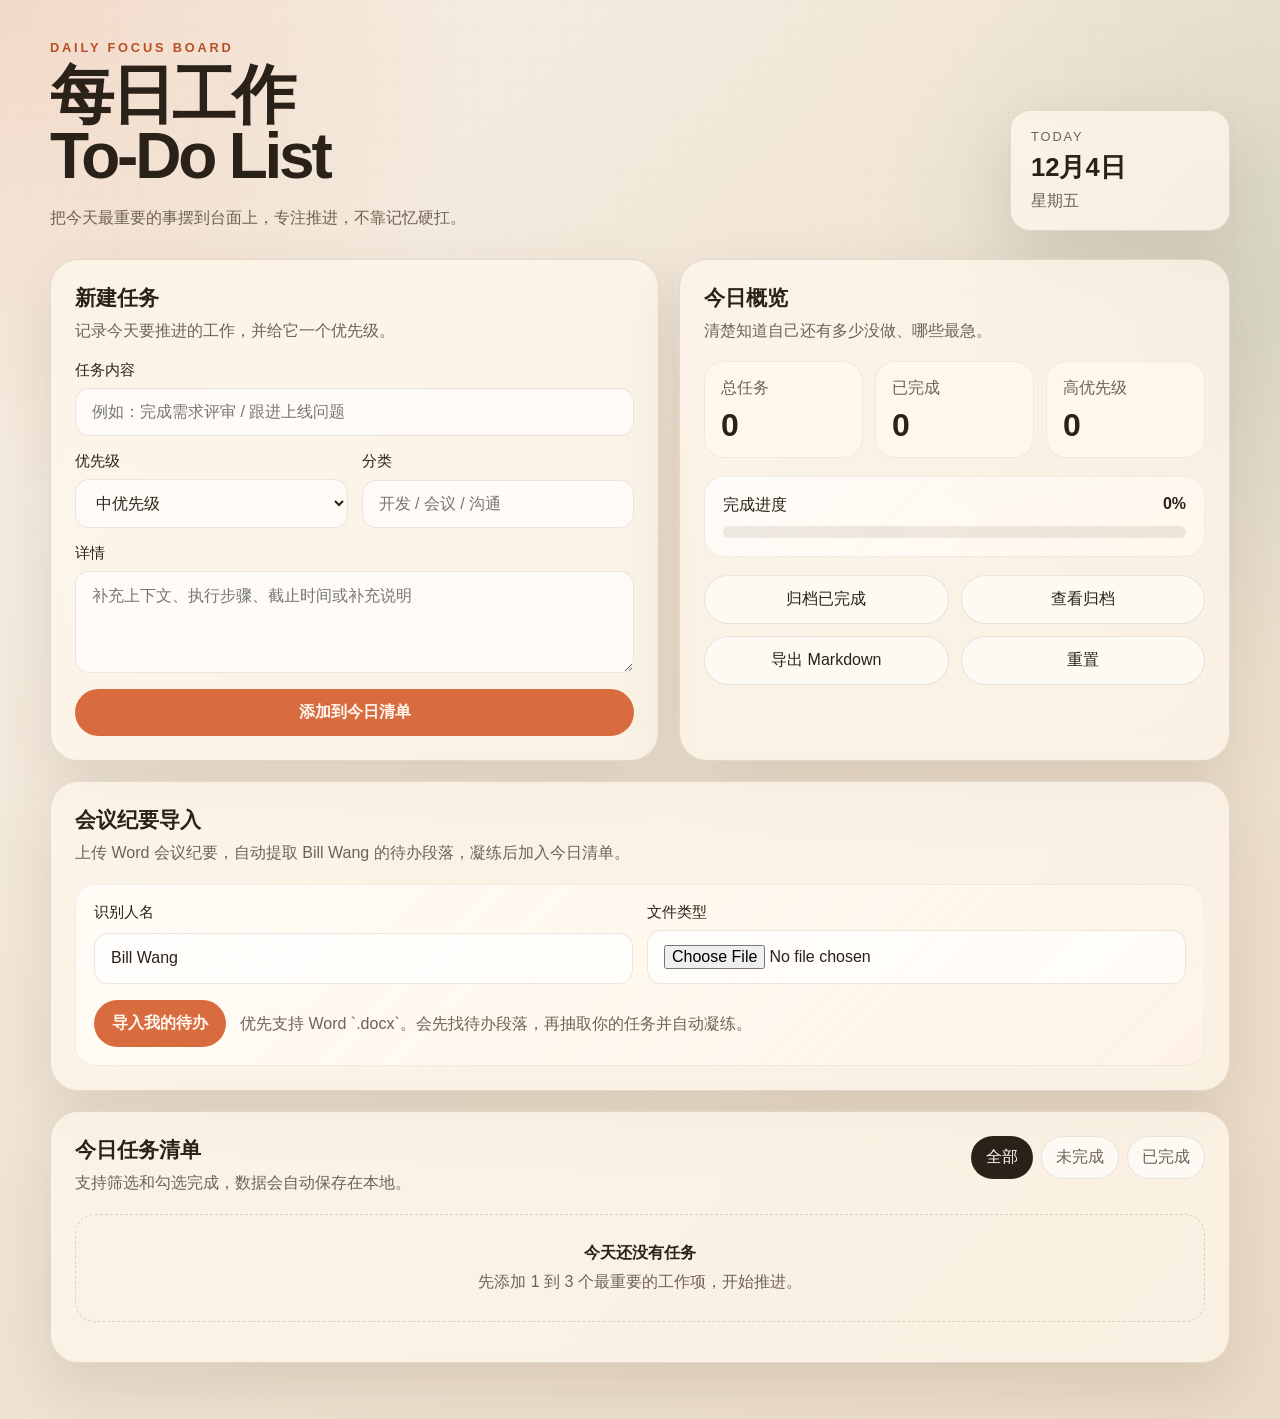
<file: index.html>
<!DOCTYPE html>
<html lang="zh-CN">
  <head>
    <meta charset="UTF-8" />
    <meta name="viewport" content="width=device-width, initial-scale=1.0" />
    <title>Daily Work Todo</title>
    <link rel="stylesheet" href="./styles.css" />
  </head>
  <body>
    <div class="app-shell">
      <header class="hero">
        <div class="hero__content">
          <p class="eyebrow">DAILY FOCUS BOARD</p>
          <h1>每日工作 To-Do List</h1>
          <p class="hero__text">
            把今天最重要的事摆到台面上，专注推进，不靠记忆硬扛。
          </p>
        </div>
        <div class="hero__meta">
          <div class="date-card">
            <span class="date-card__label">Today</span>
            <strong id="todayLabel"></strong>
            <span id="weekdayLabel"></span>
          </div>
        </div>
      </header>

      <main class="dashboard">
        <section class="panel panel--form">
          <div class="panel__header">
            <h2>新建任务</h2>
            <p>记录今天要推进的工作，并给它一个优先级。</p>
          </div>

          <form id="todoForm" class="todo-form">
            <label class="field">
              <span>任务内容</span>
              <input
                id="taskInput"
                name="task"
                type="text"
                maxlength="120"
                placeholder="例如：完成需求评审 / 跟进上线问题"
                required
              />
            </label>

            <div class="form-grid">
              <label class="field">
                <span>优先级</span>
                <select id="priorityInput" name="priority">
                  <option value="high">高优先级</option>
                  <option value="medium" selected>中优先级</option>
                  <option value="low">低优先级</option>
                </select>
              </label>

              <label class="field">
                <span>分类</span>
                <input
                  id="categoryInput"
                  name="category"
                  type="text"
                  maxlength="30"
                  placeholder="开发 / 会议 / 沟通"
                />
              </label>
            </div>

            <label class="field">
              <span>详情</span>
              <textarea
                id="noteInput"
                name="note"
                rows="4"
                maxlength="500"
                placeholder="补充上下文、执行步骤、截止时间或补充说明"
              ></textarea>
            </label>

            <button type="submit" class="button button--primary">添加到今日清单</button>
          </form>
        </section>

        <section class="panel panel--overview">
          <div class="panel__header">
            <h2>今日概览</h2>
            <p>清楚知道自己还有多少没做、哪些最急。</p>
          </div>

          <div class="stats">
            <article class="stat-card">
              <span>总任务</span>
              <strong id="totalCount">0</strong>
            </article>
            <article class="stat-card">
              <span>已完成</span>
              <strong id="doneCount">0</strong>
            </article>
            <article class="stat-card">
              <span>高优先级</span>
              <strong id="highCount">0</strong>
            </article>
          </div>

          <div class="progress-block">
            <div class="progress-block__top">
              <span>完成进度</span>
              <strong id="progressText">0%</strong>
            </div>
            <div class="progress-bar" aria-hidden="true">
              <div id="progressFill" class="progress-bar__fill"></div>
            </div>
          </div>

          <div class="quick-actions">
            <div class="tooltip-wrap">
              <button
                id="clearDoneButton"
                class="button button--ghost quick-actions__button"
                type="button"
                aria-describedby="archiveHint"
              >
                归档已完成
              </button>
              <div id="archiveHint" class="tooltip-bubble" role="tooltip">
                已完成任务会保存在当前浏览器本地，可随时查看归档或导出 Markdown。
              </div>
            </div>
            <a
              class="button button--ghost button--link quick-actions__button"
              href="./archive.html"
            >
              查看归档
            </a>
            <button id="exportMarkdownButton" class="button button--ghost quick-actions__button" type="button">
              导出 Markdown
            </button>
            <button id="resetButton" class="button button--ghost quick-actions__button" type="button">
              重置
            </button>
          </div>
        </section>

        <section class="panel panel--import">
          <div class="panel__header">
            <h2>会议纪要导入</h2>
            <p>上传 Word 会议纪要，自动提取 Bill Wang 的待办段落，凝练后加入今日清单。</p>
          </div>

          <div class="import-card">
            <div class="form-grid">
              <label class="field">
                <span>识别人名</span>
                <input
                  id="ownerInput"
                  name="owner"
                  type="text"
                  value="Bill Wang"
                  maxlength="40"
                  placeholder="例如：Bill Wang"
                />
              </label>

              <label class="field">
                <span>文件类型</span>
                <input
                  id="fileInput"
                  name="file"
                  type="file"
                  accept=".docx,.txt,.md,.pdf"
                />
              </label>
            </div>

            <div class="import-actions">
              <button id="importButton" class="button button--primary" type="button">
                导入我的待办
              </button>
              <p id="importStatus" class="import-status">
                优先支持 Word `.docx`。会先找待办段落，再抽取你的任务并自动凝练。
              </p>
            </div>
          </div>
        </section>

        <section class="panel panel--list">
          <div class="panel__header panel__header--split">
            <div>
              <h2>今日任务清单</h2>
              <p>支持筛选和勾选完成，数据会自动保存在本地。</p>
            </div>

            <div class="filters" role="tablist" aria-label="任务筛选">
              <button class="filter is-active" data-filter="all" type="button">全部</button>
              <button class="filter" data-filter="todo" type="button">未完成</button>
              <button class="filter" data-filter="done" type="button">已完成</button>
            </div>
          </div>

          <div id="emptyState" class="empty-state">
            <strong id="emptyStateTitle">今天还没有任务</strong>
            <p id="emptyStateText">先添加 1 到 3 个最重要的工作项，开始推进。</p>
          </div>

          <ul id="todoList" class="todo-list" aria-live="polite"></ul>
        </section>
      </main>
    </div>

    <template id="todoItemTemplate">
      <li class="todo-item">
        <div class="todo-item__body">
          <label class="todo-item__main">
            <input class="todo-item__checkbox" type="checkbox" />
            <span class="todo-item__content">
              <span class="todo-item__topline">
                <textarea class="todo-item__title-input" rows="1" maxlength="120" aria-label="编辑任务标题"></textarea>
              </span>
              <textarea class="todo-item__detail-input" rows="4" maxlength="500" aria-label="编辑任务详情"></textarea>
              <span class="todo-item__meta"></span>
              <span class="todo-item__note"></span>
            </span>
          </label>
        </div>
        <div class="todo-item__actions">
          <select class="todo-item__priority" aria-label="调整优先级">
            <option value="high">高优先级</option>
            <option value="medium">中优先级</option>
            <option value="low">低优先级</option>
          </select>
          <button class="todo-item__delete" type="button" aria-label="删除任务">删除</button>
        </div>
      </li>
    </template>

    <script src="./script.js"></script>
  </body>
</html>
</file>
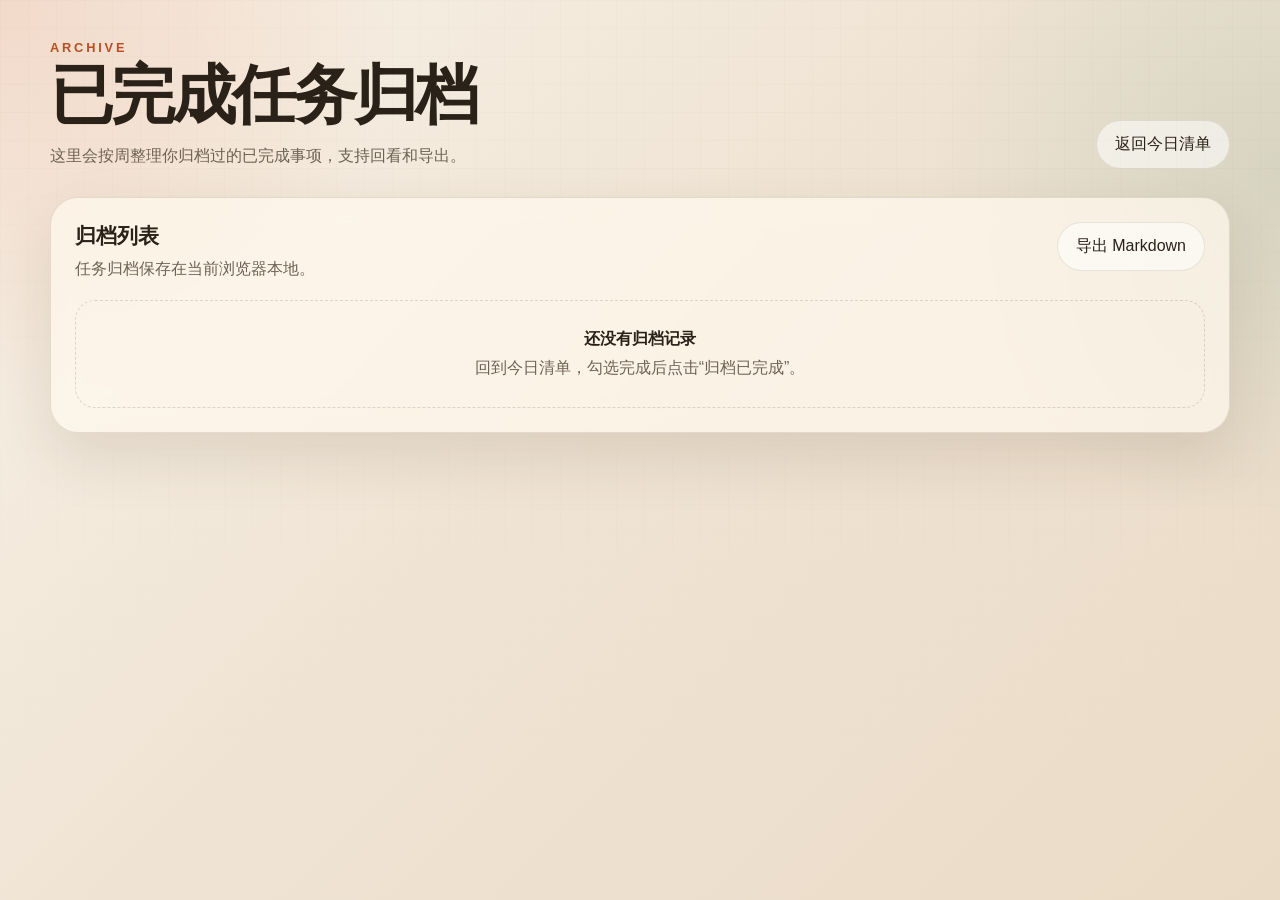
<file: archive.html>
<!DOCTYPE html>
<html lang="zh-CN">
  <head>
    <meta charset="UTF-8" />
    <meta name="viewport" content="width=device-width, initial-scale=1.0" />
    <title>任务归档</title>
    <link rel="stylesheet" href="./styles.css" />
  </head>
  <body>
    <div class="app-shell">
      <header class="hero hero--archive">
        <div class="hero__content">
          <p class="eyebrow">ARCHIVE</p>
          <h1>已完成任务归档</h1>
          <p class="hero__text">这里会按周整理你归档过的已完成事项，支持回看和导出。</p>
        </div>
        <div class="hero__meta">
          <a class="button button--ghost button--link" href="./index.html">返回今日清单</a>
        </div>
      </header>

      <main class="dashboard">
        <section class="panel panel--list">
          <div class="panel__header panel__header--split">
            <div>
              <h2>归档列表</h2>
              <p>任务归档保存在当前浏览器本地。</p>
            </div>
            <button id="archiveExportButton" class="button button--ghost" type="button">导出 Markdown</button>
          </div>

          <div id="archiveEmptyState" class="empty-state">
            <strong>还没有归档记录</strong>
            <p>回到今日清单，勾选完成后点击“归档已完成”。</p>
          </div>

          <div id="archiveGroups" class="archive-groups"></div>
        </section>
      </main>
    </div>

    <script src="./archive.js"></script>
  </body>
</html>
</file>
<file: styles.css>
:root {
  --bg: #f5efe4;
  --panel: rgba(255, 248, 237, 0.72);
  --panel-strong: #fff7ec;
  --line: rgba(88, 64, 37, 0.14);
  --text: #2a2118;
  --muted: #6e6254;
  --accent: #d96c3f;
  --accent-strong: #b84f24;
  --green: #2d7a57;
  --yellow: #d9a52f;
  --shadow: 0 24px 60px rgba(72, 48, 25, 0.12);
  --radius-xl: 28px;
  --radius-lg: 20px;
  --radius-md: 14px;
}

* {
  box-sizing: border-box;
}

body {
  margin: 0;
  min-height: 100vh;
  font-family: "Avenir Next", "Segoe UI", "PingFang SC", "Hiragino Sans GB", "Microsoft YaHei", sans-serif;
  color: var(--text);
  background:
    radial-gradient(circle at top left, rgba(217, 108, 63, 0.18), transparent 26%),
    radial-gradient(circle at right 20%, rgba(45, 122, 87, 0.12), transparent 24%),
    linear-gradient(135deg, #f8f2e8 0%, #efe3d3 48%, #eadbc6 100%);
}

body::before {
  content: "";
  position: fixed;
  inset: 0;
  pointer-events: none;
  background-image:
    linear-gradient(rgba(88, 64, 37, 0.03) 1px, transparent 1px),
    linear-gradient(90deg, rgba(88, 64, 37, 0.03) 1px, transparent 1px);
  background-size: 28px 28px;
  mask-image: linear-gradient(to bottom, rgba(0, 0, 0, 0.55), transparent 92%);
}

.app-shell {
  width: min(1180px, calc(100% - 32px));
  margin: 0 auto;
  padding: 40px 0 56px;
}

.hero {
  display: flex;
  justify-content: space-between;
  gap: 24px;
  align-items: end;
  margin-bottom: 28px;
}

.eyebrow {
  margin: 0 0 10px;
  color: var(--accent-strong);
  font-size: 0.8rem;
  font-weight: 700;
  letter-spacing: 0.22em;
}

h1,
h2,
p {
  margin: 0;
}

h1 {
  font-size: clamp(2.4rem, 5vw, 4.8rem);
  line-height: 0.96;
  letter-spacing: -0.05em;
  max-width: 8ch;
}

.hero__text {
  max-width: 520px;
  margin-top: 16px;
  color: var(--muted);
  font-size: 1.02rem;
  line-height: 1.65;
}

.date-card,
.panel {
  backdrop-filter: blur(14px);
  -webkit-backdrop-filter: blur(14px);
  background: var(--panel);
  border: 1px solid var(--line);
  box-shadow: var(--shadow);
}

.date-card {
  min-width: 220px;
  padding: 18px 20px;
  border-radius: var(--radius-lg);
  display: grid;
  gap: 6px;
}

.date-card__label {
  font-size: 0.8rem;
  color: var(--muted);
  text-transform: uppercase;
  letter-spacing: 0.15em;
}

.date-card strong {
  font-size: 1.6rem;
}

.date-card span:last-child {
  color: var(--muted);
}

.dashboard {
  display: grid;
  grid-template-columns: 1.05fr 0.95fr;
  gap: 20px;
}

.panel {
  border-radius: var(--radius-xl);
  padding: 24px;
}

.panel--list {
  grid-column: 1 / -1;
}

.panel--import {
  grid-column: 1 / -1;
}

.hero--archive h1 {
  max-width: 12ch;
}

.panel__header {
  margin-bottom: 18px;
}

.panel__header h2 {
  font-size: 1.3rem;
  margin-bottom: 6px;
}

.panel__header p {
  color: var(--muted);
  line-height: 1.6;
}

.panel__header--split {
  display: flex;
  justify-content: space-between;
  gap: 20px;
  align-items: start;
}

.todo-form {
  display: grid;
  gap: 16px;
}

.form-grid {
  display: grid;
  grid-template-columns: repeat(2, minmax(0, 1fr));
  gap: 14px;
}

.field {
  display: grid;
  gap: 8px;
}

.field span {
  font-size: 0.92rem;
  font-weight: 500;
}

input,
select,
textarea,
button {
  font: inherit;
}

input,
select,
textarea {
  width: 100%;
  border: 1px solid rgba(88, 64, 37, 0.12);
  background: rgba(255, 255, 255, 0.66);
  color: var(--text);
  border-radius: var(--radius-md);
  padding: 14px 16px;
  outline: none;
  transition: border-color 180ms ease, transform 180ms ease, box-shadow 180ms ease;
}

input:focus,
select:focus,
textarea:focus {
  border-color: rgba(217, 108, 63, 0.8);
  box-shadow: 0 0 0 4px rgba(217, 108, 63, 0.12);
}

textarea {
  resize: vertical;
  min-height: 96px;
}

.button {
  border: 0;
  border-radius: 999px;
  padding: 13px 18px;
  cursor: pointer;
  transition: transform 180ms ease, opacity 180ms ease, background-color 180ms ease;
}

.button--link {
  display: inline-flex;
  align-items: center;
  justify-content: center;
  text-decoration: none;
}

.button:hover,
.filter:hover,
.todo-item__delete:hover {
  transform: translateY(-1px);
}

.button--primary {
  background: var(--accent);
  color: #fff8f1;
  font-weight: 700;
}

.button--primary:hover {
  background: var(--accent-strong);
}

.button--ghost {
  background: rgba(255, 255, 255, 0.55);
  color: var(--text);
  border: 1px solid rgba(88, 64, 37, 0.12);
}

.stats {
  display: grid;
  grid-template-columns: repeat(3, minmax(0, 1fr));
  gap: 12px;
}

.stat-card {
  padding: 16px;
  border-radius: var(--radius-lg);
  background: var(--panel-strong);
  border: 1px solid rgba(88, 64, 37, 0.08);
}

.stat-card span {
  display: block;
  color: var(--muted);
  margin-bottom: 10px;
}

.stat-card strong {
  font-size: 2rem;
  line-height: 1;
}

.progress-block {
  margin-top: 18px;
  padding: 18px;
  border-radius: var(--radius-lg);
  background: linear-gradient(135deg, rgba(255, 255, 255, 0.7), rgba(255, 247, 236, 0.95));
  border: 1px solid rgba(88, 64, 37, 0.08);
}

.progress-block__top {
  display: flex;
  justify-content: space-between;
  margin-bottom: 10px;
}

.progress-bar {
  height: 12px;
  border-radius: 999px;
  background: rgba(88, 64, 37, 0.1);
  overflow: hidden;
}

.progress-bar__fill {
  width: 0;
  height: 100%;
  border-radius: inherit;
  background: linear-gradient(90deg, #2d7a57, #71b77d);
  transition: width 220ms ease;
}

.quick-actions {
  display: grid;
  grid-template-columns: repeat(2, minmax(180px, 1fr));
  gap: 12px;
  margin-top: 18px;
  align-items: start;
}

.quick-actions__button {
  width: 100%;
  min-height: 48px;
  white-space: nowrap;
}

.tooltip-wrap {
  position: relative;
}

.tooltip-bubble {
  position: absolute;
  left: 0;
  top: calc(100% + 10px);
  z-index: 10;
  width: min(320px, calc(100vw - 64px));
  padding: 12px 14px;
  border-radius: 14px;
  background: #2f2419;
  color: #fff8f1;
  font-size: 0.88rem;
  line-height: 1.55;
  box-shadow: 0 18px 36px rgba(31, 21, 12, 0.18);
  opacity: 0;
  transform: translateY(-4px);
  pointer-events: none;
  transition: opacity 180ms ease, transform 180ms ease;
}

.tooltip-bubble::before {
  content: "";
  position: absolute;
  left: 22px;
  bottom: 100%;
  border-width: 7px;
  border-style: solid;
  border-color: transparent transparent #2f2419 transparent;
}

.tooltip-wrap:hover .tooltip-bubble,
.tooltip-wrap:focus-within .tooltip-bubble {
  opacity: 1;
  transform: translateY(0);
}

.import-card {
  padding: 18px;
  border-radius: var(--radius-lg);
  background: linear-gradient(135deg, rgba(255, 252, 246, 0.95), rgba(255, 244, 231, 0.72));
  border: 1px solid rgba(88, 64, 37, 0.08);
}

.import-actions {
  display: flex;
  align-items: center;
  gap: 14px;
  margin-top: 16px;
}

.import-status {
  color: var(--muted);
  line-height: 1.6;
}

.import-status.is-success {
  color: var(--green);
}

.import-status.is-error {
  color: var(--accent-strong);
}

.filters {
  display: inline-flex;
  flex-wrap: wrap;
  gap: 8px;
}

.filter {
  border: 1px solid rgba(88, 64, 37, 0.12);
  background: rgba(255, 255, 255, 0.58);
  color: var(--muted);
  border-radius: 999px;
  padding: 10px 14px;
  cursor: pointer;
}

.filter.is-active {
  background: var(--text);
  color: #fff8f1;
}

.empty-state {
  padding: 28px 22px;
  text-align: center;
  border-radius: var(--radius-lg);
  border: 1px dashed rgba(88, 64, 37, 0.18);
  color: var(--muted);
}

.empty-state strong {
  display: block;
  margin-bottom: 8px;
  color: var(--text);
}

.archive-groups {
  display: grid;
  gap: 18px;
}

.archive-group {
  padding: 20px;
  border-radius: var(--radius-lg);
  background: rgba(255, 251, 245, 0.78);
  border: 1px solid rgba(88, 64, 37, 0.08);
}

.archive-group__title {
  margin: 0 0 12px;
  font-size: 1.15rem;
}

.archive-list {
  margin: 0;
  padding-left: 18px;
  display: grid;
  gap: 12px;
}

.archive-list__top {
  display: flex;
  justify-content: space-between;
  gap: 12px;
  align-items: start;
}

.archive-list__actions {
  display: grid;
  gap: 10px;
  justify-items: end;
  flex: 0 0 132px;
}

.archive-list__title-input {
  width: 100%;
  min-width: 0;
  padding: 0;
  border: 0;
  background: transparent;
  color: var(--text);
  font-size: 1.02rem;
  font-weight: 700;
  line-height: 1.4;
  resize: none;
  overflow: hidden;
  box-shadow: none;
}

.archive-list__title-input:focus {
  box-shadow: none;
  border: 0;
}

.archive-list__priority {
  width: 132px;
  min-width: 132px;
  padding: 8px 12px;
  border-radius: 999px;
}

.archive-list__delete {
  border: 0;
  background: transparent;
  color: var(--accent-strong);
  cursor: pointer;
  font-weight: 600;
}

.archive-list__item p {
  margin: 6px 0 0;
  color: var(--muted);
  line-height: 1.6;
}

.archive-list__detail-input {
  margin-top: 10px;
  min-height: 110px;
  white-space: pre-wrap;
  line-height: 1.7;
}
}

.todo-list {
  list-style: none;
  padding: 0;
  margin: 0;
  display: grid;
  gap: 12px;
}

.todo-item {
  display: flex;
  justify-content: space-between;
  gap: 16px;
  align-items: start;
  padding: 18px;
  border-radius: 18px;
  background: rgba(255, 251, 245, 0.86);
  border: 1px solid rgba(88, 64, 37, 0.1);
  animation: rise 220ms ease;
}

.todo-item__body {
  flex: 1;
  min-width: 0;
}

.todo-item__actions {
  display: grid;
  gap: 10px;
  justify-items: end;
  flex: 0 0 132px;
}

.todo-item.is-done {
  opacity: 0.72;
}

.todo-item.is-done .todo-item__title-input {
  text-decoration: line-through;
}

.todo-item__main {
  display: flex;
  gap: 14px;
  align-items: start;
  flex: 1;
  cursor: pointer;
}

.todo-item__checkbox {
  width: 20px;
  height: 20px;
  margin-top: 4px;
  accent-color: var(--green);
}

.todo-item__content {
  flex: 1;
  width: 100%;
  min-width: 0;
  display: grid;
  gap: 8px;
}

.todo-item__topline {
  display: block;
}

.todo-item__title-input {
  font-size: 1.05rem;
  min-width: 0;
  padding: 0;
  border: 0;
  background: transparent;
  font-weight: 700;
  color: var(--text);
  border-radius: 0;
  box-shadow: none;
  resize: none;
  overflow: hidden;
  line-height: 1.35;
  white-space: pre-wrap;
}

.todo-item__title-input:focus {
  box-shadow: none;
  border: 0;
}

.todo-item__priority {
  width: 132px;
  min-width: 132px;
  padding: 8px 12px;
  border-radius: 999px;
  font-size: 0.8rem;
  font-weight: 700;
  background: rgba(255, 255, 255, 0.88);
}

.todo-item__priority[data-priority="high"] {
  background: rgba(217, 108, 63, 0.14);
  color: var(--accent-strong);
}

.todo-item__priority[data-priority="medium"] {
  background: rgba(217, 165, 47, 0.14);
  color: #9a6e10;
}

.todo-item__priority[data-priority="low"] {
  background: rgba(45, 122, 87, 0.12);
  color: var(--green);
}

.todo-item__meta,
.todo-item__note {
  color: var(--muted);
  line-height: 1.55;
}

.todo-item__detail-input {
  margin-top: 4px;
  width: 100%;
  display: block;
  padding: 0;
  border-radius: 14px;
  background: transparent;
  border: 0;
  color: var(--muted);
  line-height: 1.7;
  white-space: pre-wrap;
  min-height: 72px;
  resize: vertical;
  box-shadow: none;
}

.todo-item__detail-input:focus {
  border: 0;
  box-shadow: none;
}

.todo-item__delete {
  border: 0;
  background: transparent;
  color: var(--accent-strong);
  cursor: pointer;
  padding: 8px 4px;
}

@keyframes rise {
  from {
    opacity: 0;
    transform: translateY(8px);
  }
  to {
    opacity: 1;
    transform: translateY(0);
  }
}

@media (max-width: 900px) {
  .hero,
  .panel__header--split,
  .quick-actions,
  .import-actions {
    flex-direction: column;
    align-items: stretch;
  }

  .dashboard {
    grid-template-columns: 1fr;
  }

  h1 {
    max-width: none;
  }
}

@media (max-width: 640px) {
  .app-shell {
    width: min(100% - 20px, 100%);
    padding-top: 20px;
    padding-bottom: 28px;
  }

  .panel {
    padding: 18px;
    border-radius: 22px;
  }

  .stats,
  .form-grid {
    grid-template-columns: 1fr;
  }

  .quick-actions {
    grid-template-columns: 1fr;
  }

  .todo-item__topline {
    display: block;
  }

  .todo-item {
    flex-direction: column;
  }

  .todo-item__actions {
    width: 100%;
    grid-template-columns: repeat(2, minmax(0, max-content));
    justify-content: space-between;
    justify-items: stretch;
  }

  .todo-item__delete {
    padding-top: 0;
  }
}
</file>
